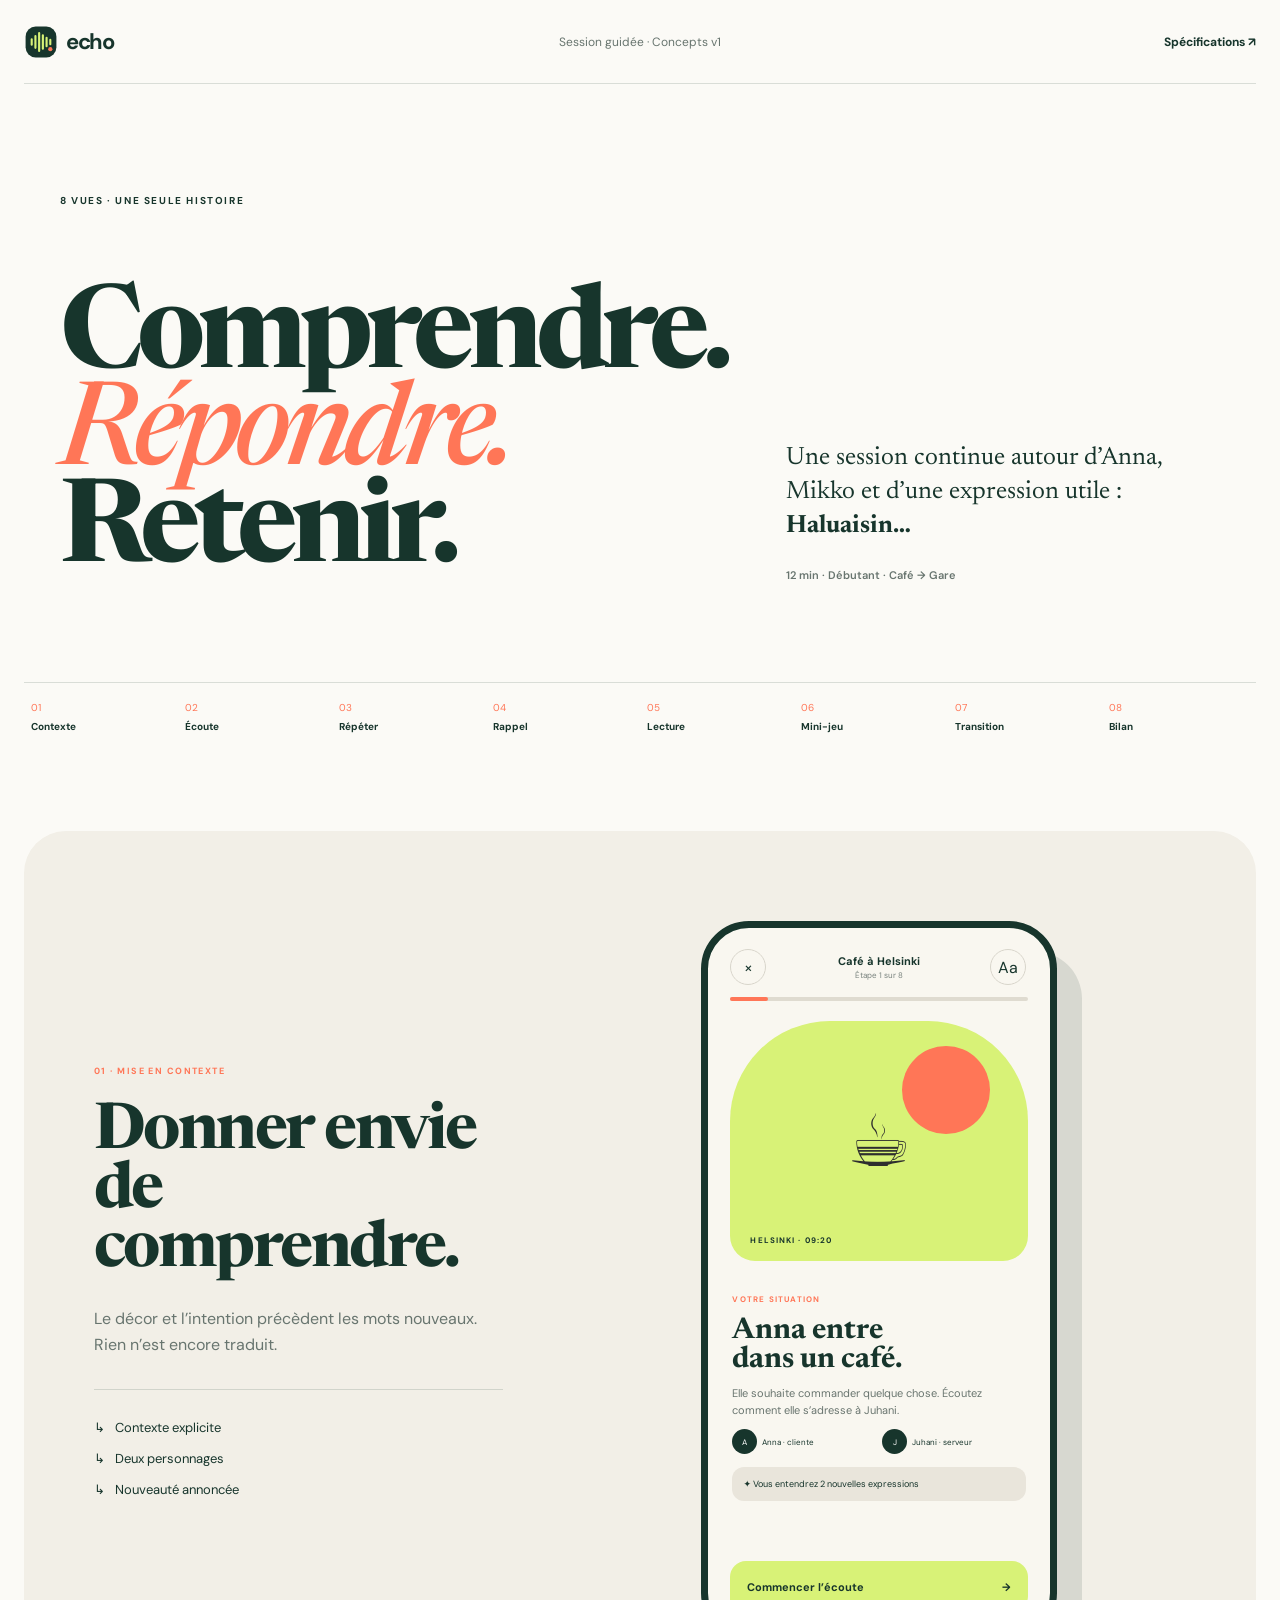
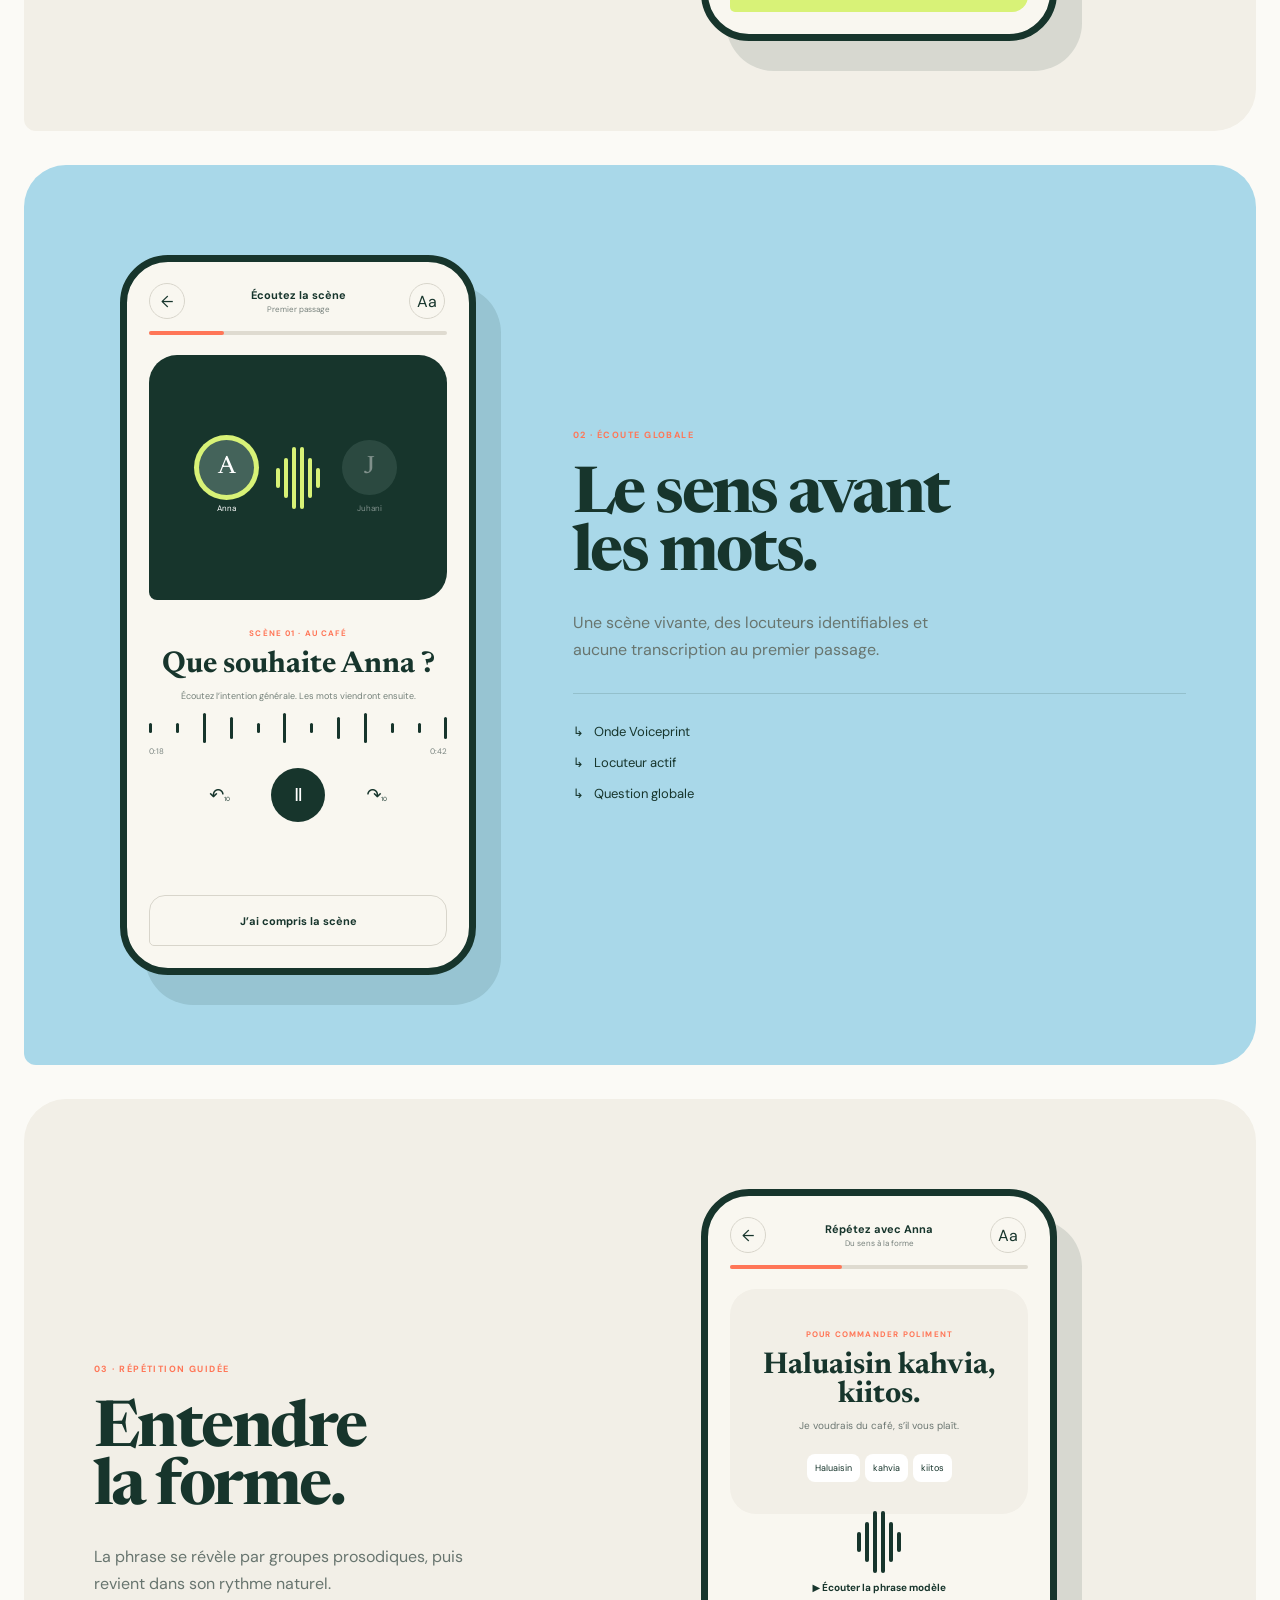
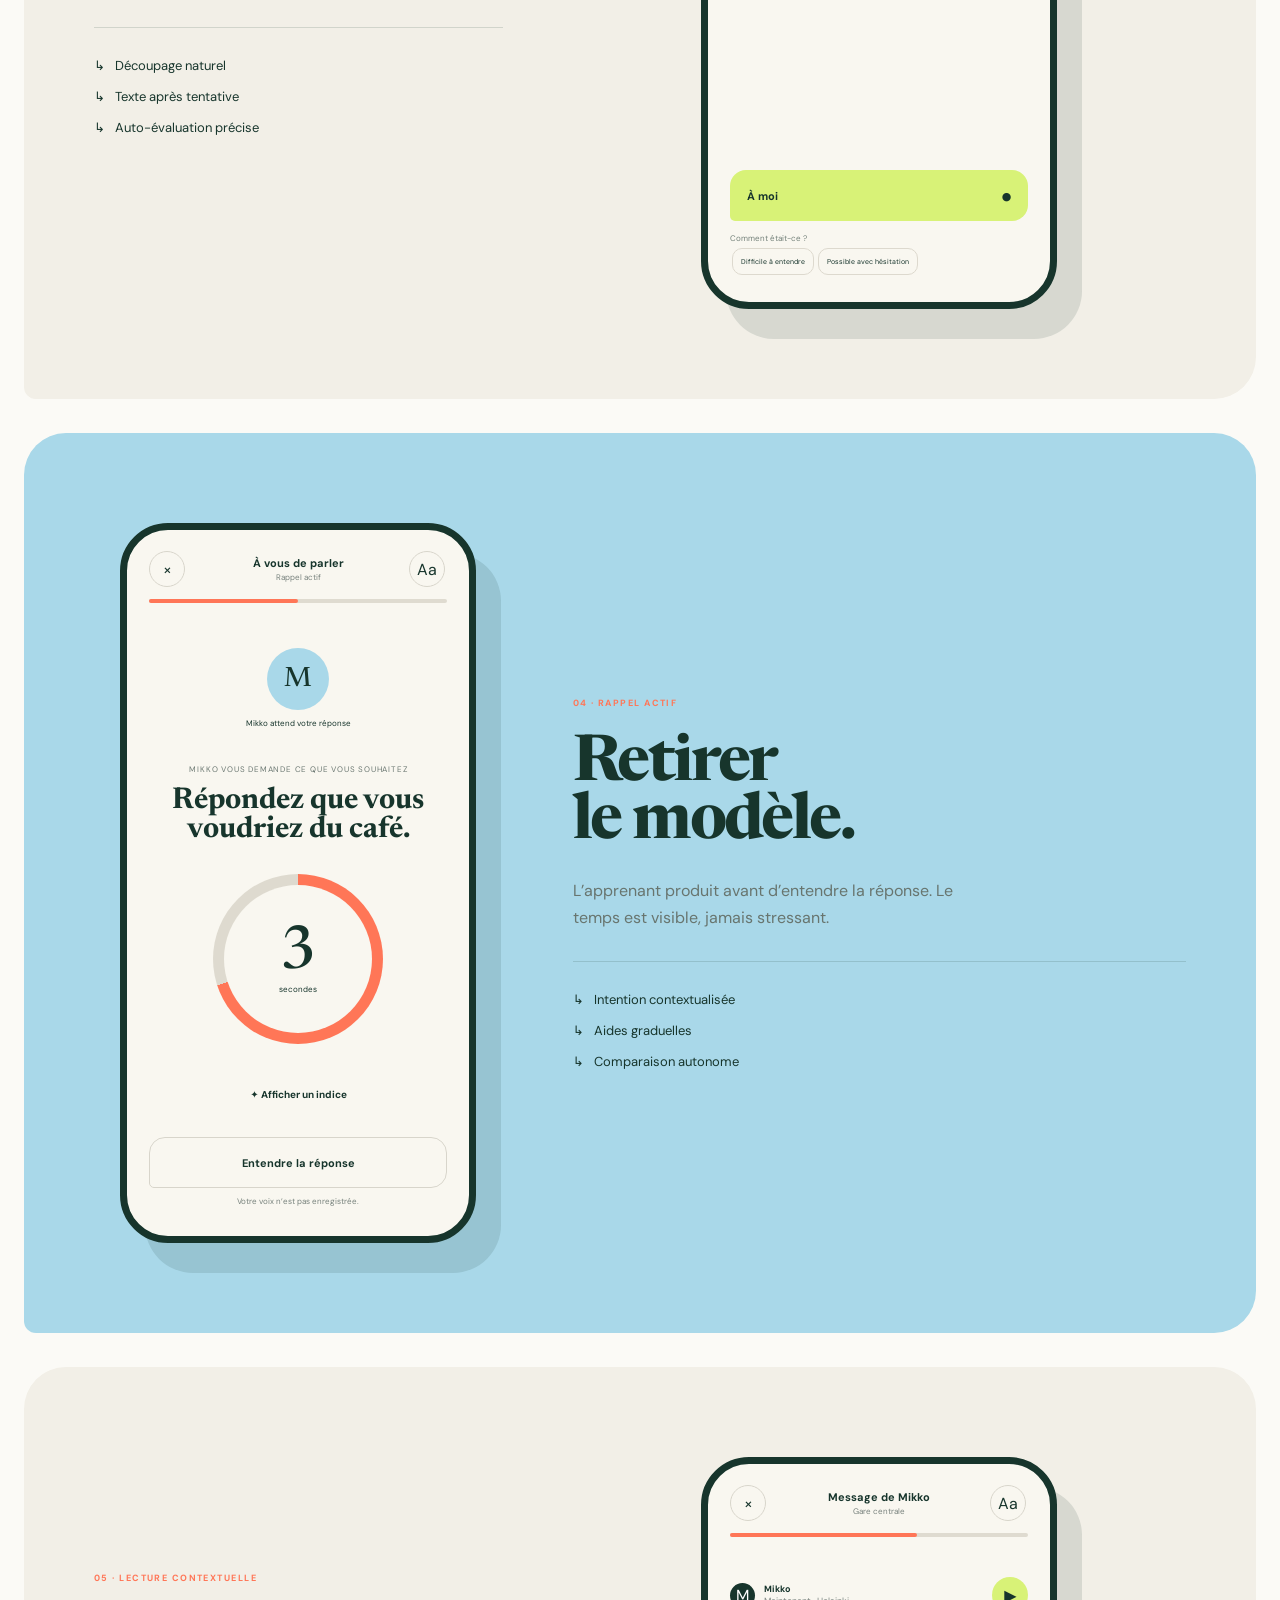
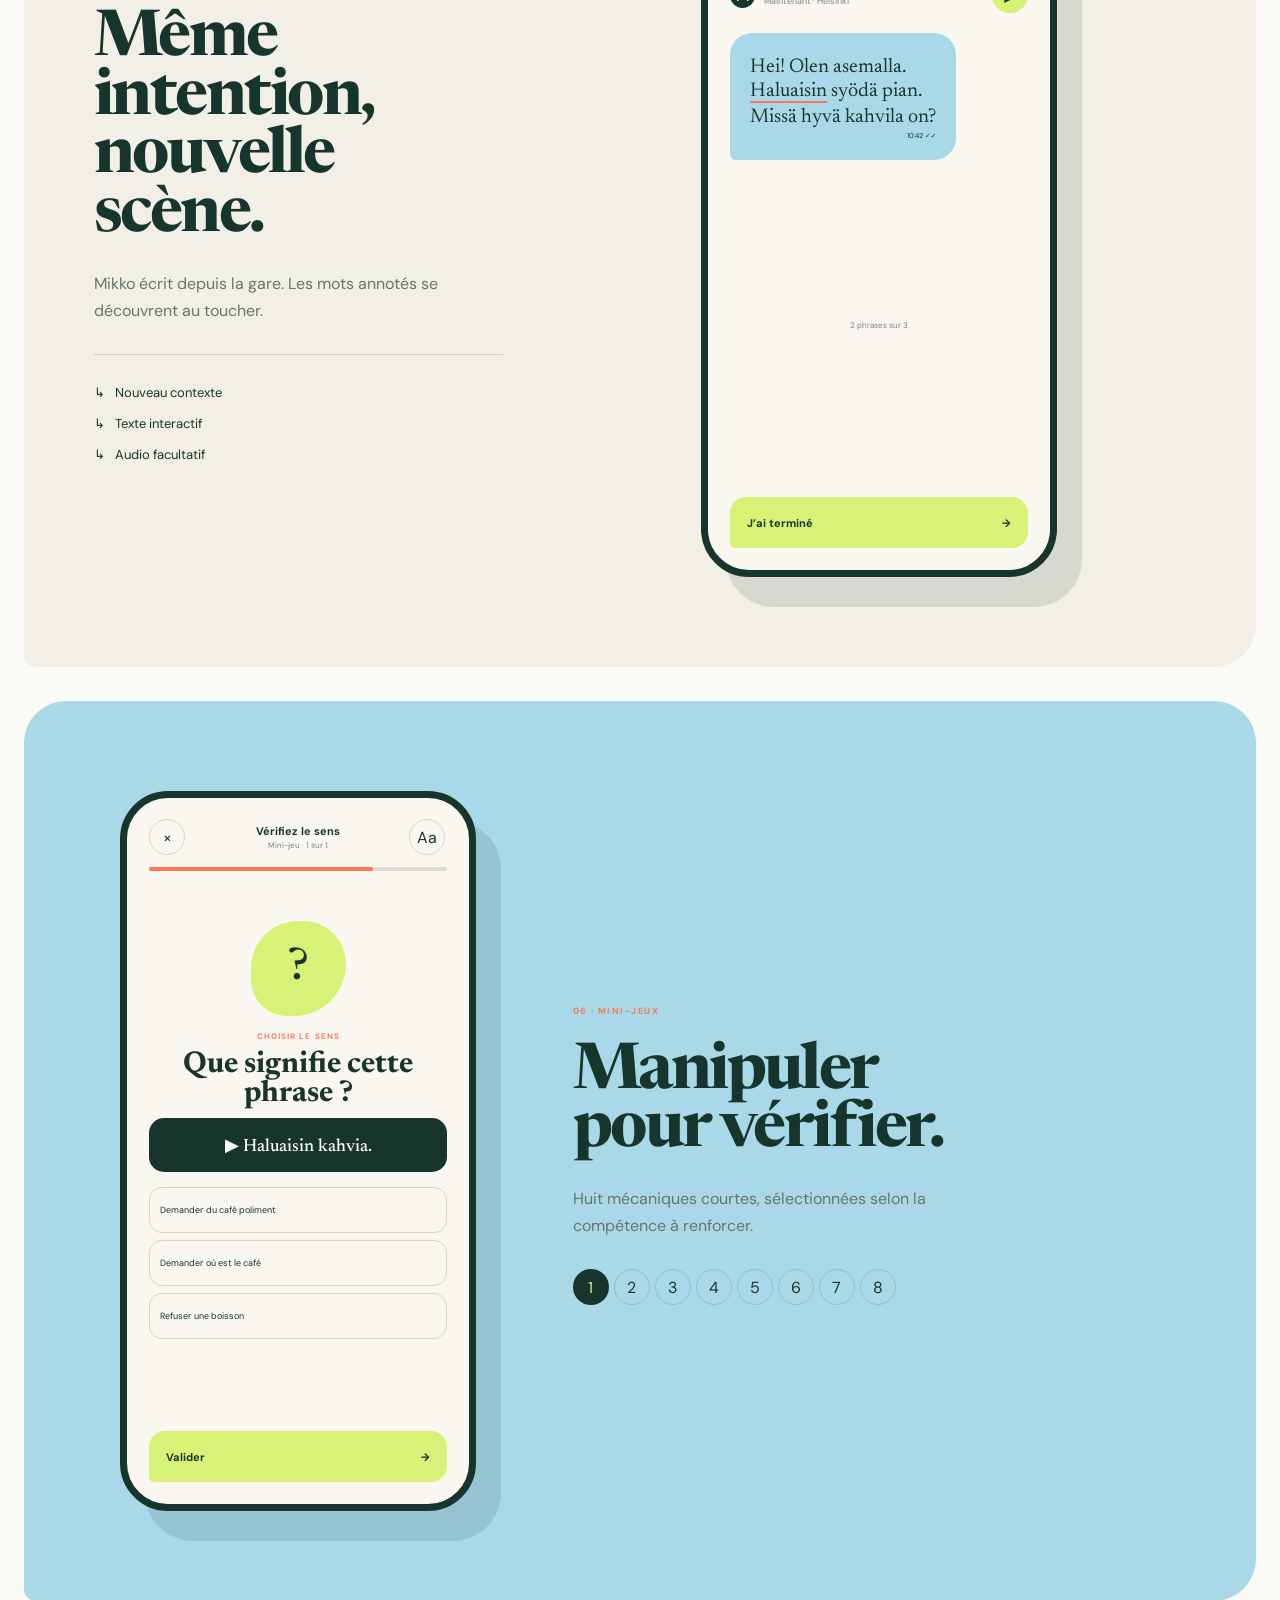
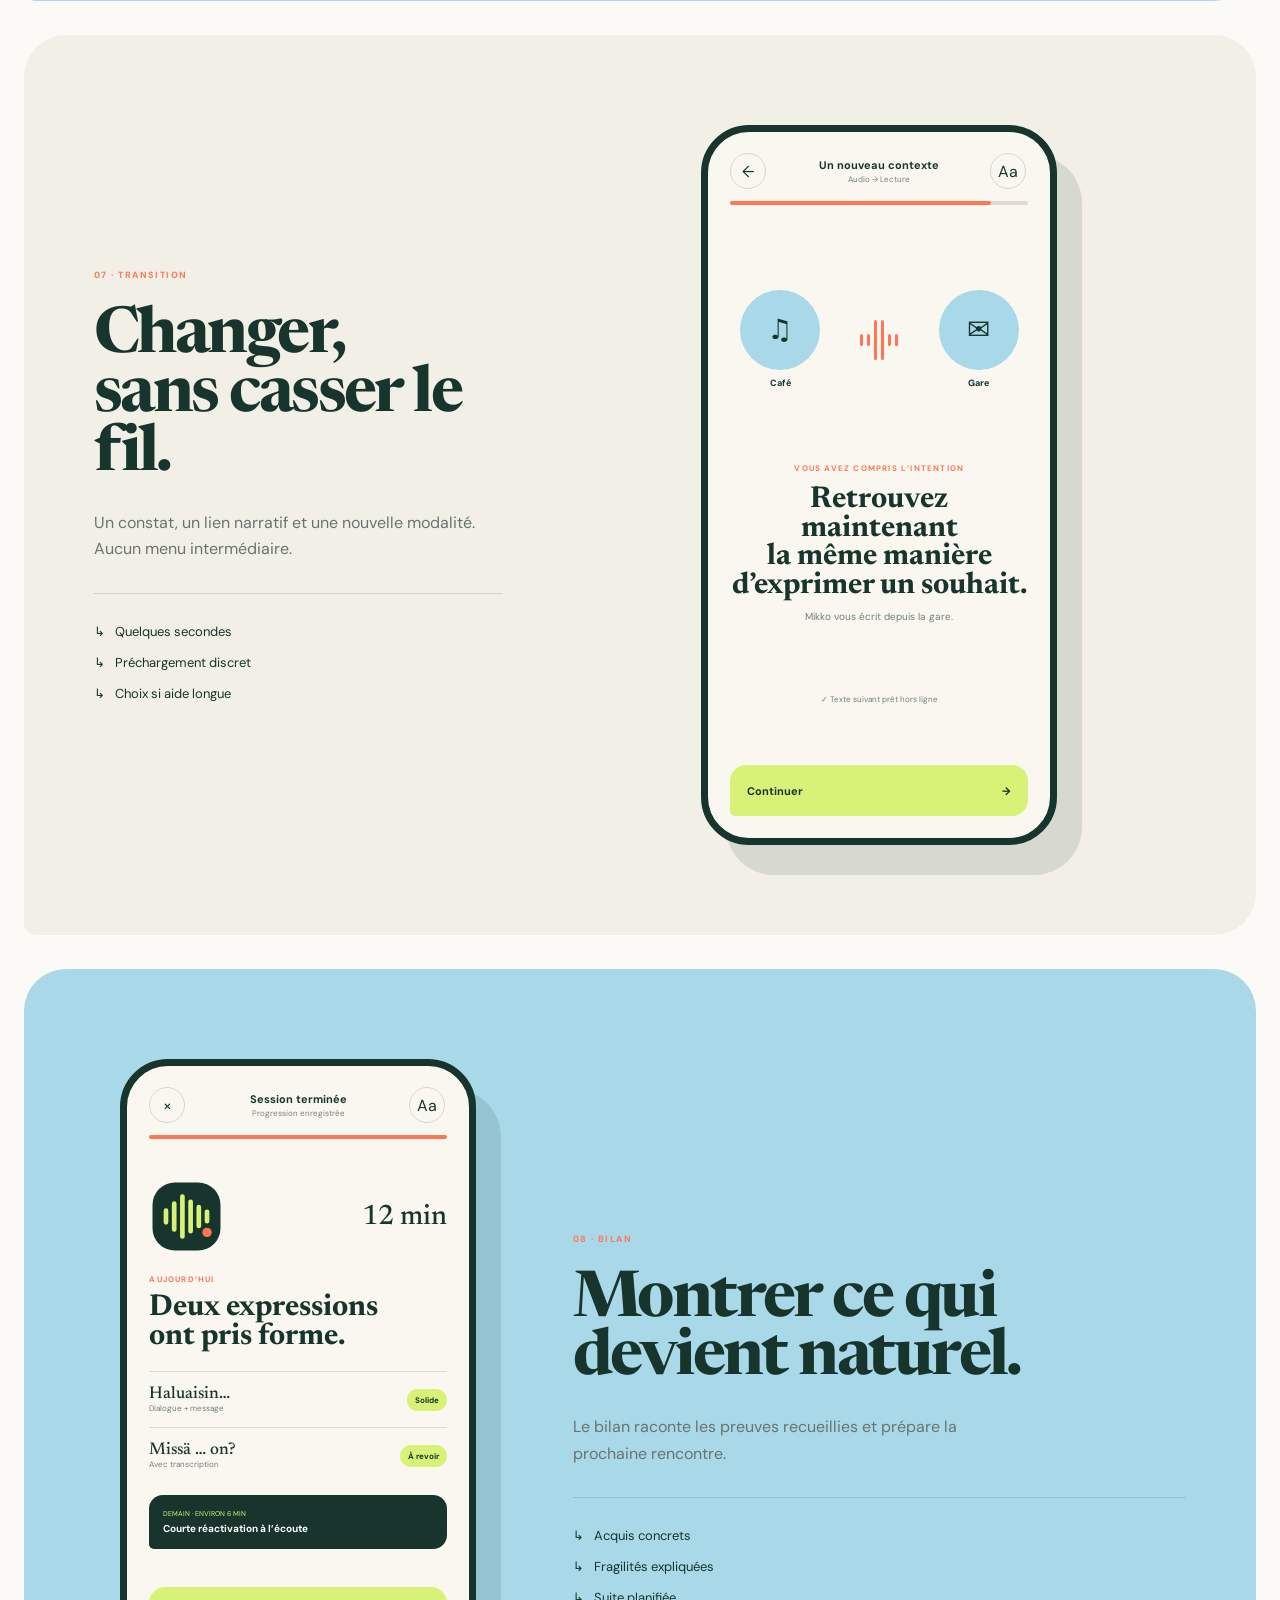
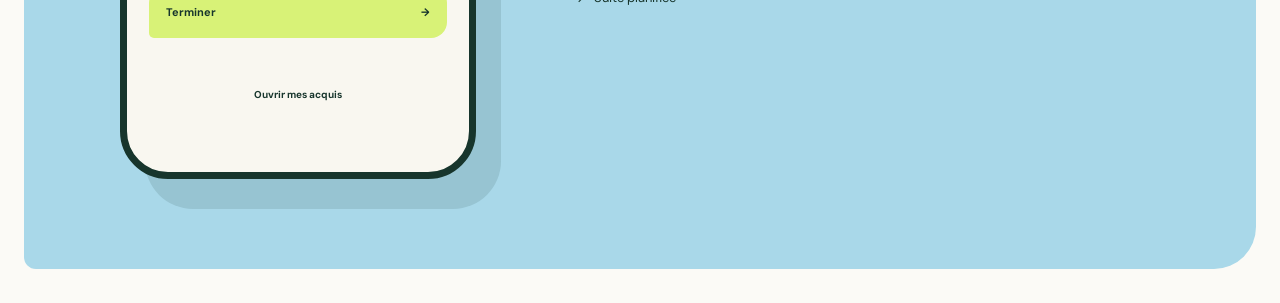
<file: app/docs/vues/session/concepts/index.html>
<!doctype html>
<html lang="fr">
<head>
  <meta charset="utf-8">
  <meta name="viewport" content="width=device-width,initial-scale=1">
  <title>Echo — Vues conceptuelles de session</title>
  <link rel="preconnect" href="https://fonts.googleapis.com">
  <link rel="preconnect" href="https://fonts.gstatic.com" crossorigin>
  <link href="https://fonts.googleapis.com/css2?family=DM+Sans:wght@400;500;600;700&family=Newsreader:opsz,wght@6..72,500;6..72,600&display=swap" rel="stylesheet">
  <link rel="stylesheet" href="styles.css">
</head>
<body>
  <a class="skip" href="#screens">Aller aux vues</a>
  <header class="topbar">
    <a class="brand" href="../../../../design-showcase/index.html"><img src="../../../../design-showcase/assets/echo-mark.svg" alt=""><b>echo</b></a>
    <span>Session guidée · Concepts v1</span>
    <a href="../README.md">Spécifications ↗</a>
  </header>
  <main>
    <section class="intro">
      <p>8 VUES · UNE SEULE HISTOIRE</p>
      <h1>Comprendre.<br><em>Répondre.</em><br>Retenir.</h1>
      <div><p>Une session continue autour d’Anna, Mikko et d’une expression utile : <strong>Haluaisin…</strong></p><span>12 min · Débutant · Café → Gare</span></div>
    </section>

    <nav class="journey" aria-label="Étapes de la session">
      <a href="#context">01 <span>Contexte</span></a><a href="#listen">02 <span>Écoute</span></a><a href="#repeat">03 <span>Répéter</span></a><a href="#recall">04 <span>Rappel</span></a><a href="#read">05 <span>Lecture</span></a><a href="#games">06 <span>Mini-jeu</span></a><a href="#transition">07 <span>Transition</span></a><a href="#summary">08 <span>Bilan</span></a>
    </nav>

    <section class="screen-grid" id="screens">
      <article class="concept" id="context">
        <div class="concept-copy"><span>01 · MISE EN CONTEXTE</span><h2>Donner envie<br>de comprendre.</h2><p>Le décor et l’intention précèdent les mots nouveaux. Rien n’est encore traduit.</p><ul><li>Contexte explicite</li><li>Deux personnages</li><li>Nouveauté annoncée</li></ul></div>
        <div class="phone">
          <div class="session-head"><button aria-label="Quitter">×</button><div><b>Café à Helsinki</b><span>Étape 1 sur 8</span></div><button aria-label="Accessibilité">Aa</button></div>
          <div class="step-progress"><i style="--p:12.5%"></i></div>
          <div class="scene cafe"><span class="scene-sun"></span><span class="cup">☕</span><b>HELSINKI · 09:20</b></div>
          <div class="screen-body"><span class="kicker">VOTRE SITUATION</span><h3>Anna entre<br>dans un café.</h3><p>Elle souhaite commander quelque chose. Écoutez comment elle s’adresse à Juhani.</p><div class="people"><span><i>A</i>Anna · cliente</span><span><i>J</i>Juhani · serveur</span></div><div class="notice">✦ Vous entendrez 2 nouvelles expressions</div></div>
          <button class="primary">Commencer l’écoute <span>→</span></button>
        </div>
      </article>

      <article class="concept reverse" id="listen">
        <div class="concept-copy"><span>02 · ÉCOUTE GLOBALE</span><h2>Le sens avant<br>les mots.</h2><p>Une scène vivante, des locuteurs identifiables et aucune transcription au premier passage.</p><ul><li>Onde Voiceprint</li><li>Locuteur actif</li><li>Question globale</li></ul></div>
        <div class="phone listening-phone">
          <div class="session-head"><button aria-label="Retour">←</button><div><b>Écoutez la scène</b><span>Premier passage</span></div><button aria-label="Accessibilité">Aa</button></div>
          <div class="step-progress"><i style="--p:25%"></i></div>
          <div class="speaker-stage"><div class="speaker active"><i>A</i><span>Anna</span></div><div class="voice-bars" aria-label="Anna parle"><i></i><i></i><i></i><i></i><i></i><i></i></div><div class="speaker"><i>J</i><span>Juhani</span></div></div>
          <div class="audio-title"><span>SCÈNE 01 · AU CAFÉ</span><h3>Que souhaite Anna ?</h3><p class="listen-hint">Écoutez l’intention générale. Les mots viendront ensuite.</p></div>
          <div class="wave"><i></i><i></i><i></i><i></i><i></i><i></i><i></i><i></i><i></i><i></i><i></i><i></i></div><div class="audio-time"><span>0:18</span><span>0:42</span></div>
          <div class="audio-controls"><button>↶<small>10</small></button><button class="play-toggle" aria-label="Mettre en pause">Ⅱ</button><button>↷<small>10</small></button></div>
          <button class="secondary comprehension-toggle">J’ai compris la scène</button>
          <div class="quick-question" hidden><b>Où se passe la scène ?</b><button>Dans un café</button><button>Dans une gare</button></div>
        </div>
      </article>

      <article class="concept" id="repeat">
        <div class="concept-copy"><span>03 · RÉPÉTITION GUIDÉE</span><h2>Entendre<br>la forme.</h2><p>La phrase se révèle par groupes prosodiques, puis revient dans son rythme naturel.</p><ul><li>Découpage naturel</li><li>Texte après tentative</li><li>Auto-évaluation précise</li></ul></div>
        <div class="phone">
          <div class="session-head"><button>←</button><div><b>Répétez avec Anna</b><span>Du sens à la forme</span></div><button>Aa</button></div><div class="step-progress"><i style="--p:37.5%"></i></div>
          <div class="phrase-stage"><span>POUR COMMANDER POLIMENT</span><h3>Haluaisin kahvia,<br>kiitos.</h3><p>Je voudrais du café, s’il vous plaît.</p><div class="chunks"><button>Haluaisin</button><button>kahvia</button><button>kiitos</button></div></div>
          <div class="mini-wave"><i></i><i></i><i></i><i></i><i></i><i></i></div>
          <button class="listen-model">▶ Écouter la phrase modèle</button>
          <button class="primary response-button">À moi <span>●</span></button>
          <div class="ratings"><span>Comment était-ce ?</span><button>Difficile à entendre</button><button>Possible avec hésitation</button></div>
        </div>
      </article>

      <article class="concept reverse" id="recall">
        <div class="concept-copy"><span>04 · RAPPEL ACTIF</span><h2>Retirer<br>le modèle.</h2><p>L’apprenant produit avant d’entendre la réponse. Le temps est visible, jamais stressant.</p><ul><li>Intention contextualisée</li><li>Aides graduelles</li><li>Comparaison autonome</li></ul></div>
        <div class="phone recall-phone">
          <div class="session-head"><button>×</button><div><b>À vous de parler</b><span>Rappel actif</span></div><button>Aa</button></div><div class="step-progress"><i style="--p:50%"></i></div>
          <div class="waiting-person"><i>M</i><span>Mikko attend votre réponse</span></div>
          <div class="prompt"><span>MIKKO VOUS DEMANDE CE QUE VOUS SOUHAITEZ</span><h3>Répondez que vous<br>voudriez du café.</h3></div>
          <div class="countdown"><div><span>3</span><small>secondes</small></div></div>
          <button class="hint">✦ Afficher un indice</button>
          <button class="secondary">Entendre la réponse</button>
          <p class="privacy">Votre voix n’est pas enregistrée.</p>
        </div>
      </article>

      <article class="concept" id="read">
        <div class="concept-copy"><span>05 · LECTURE CONTEXTUELLE</span><h2>Même intention,<br>nouvelle scène.</h2><p>Mikko écrit depuis la gare. Les mots annotés se découvrent au toucher.</p><ul><li>Nouveau contexte</li><li>Texte interactif</li><li>Audio facultatif</li></ul></div>
        <div class="phone reading-phone">
          <div class="session-head"><button>×</button><div><b>Message de Mikko</b><span>Gare centrale</span></div><button>Aa</button></div><div class="step-progress"><i style="--p:62.5%"></i></div>
          <div class="message-context"><i>M</i><div><b>Mikko</b><span>Maintenant · Helsinki</span></div><button>▶</button></div>
          <div class="message"><p>Hei! Olen asemalla.</p><p><button class="word">Haluaisin</button> syödä pian.</p><p>Missä hyvä kahvila on?</p><span>10:42 ✓✓</span></div>
          <div class="word-sheet" hidden><span>CONSTRUCTION</span><h3>Haluaisin…</h3><b>Je voudrais…</b><p>Phrase : « Je voudrais manger bientôt. »</p></div>
          <p class="reading-progress">2 phrases sur 3</p><button class="primary">J’ai terminé <span>→</span></button>
        </div>
      </article>

      <article class="concept reverse" id="games">
        <div class="concept-copy"><span>06 · MINI-JEUX</span><h2>Manipuler<br>pour vérifier.</h2><p>Huit mécaniques courtes, sélectionnées selon la compétence à renforcer.</p><div class="game-tabs" aria-label="Choisir un mini-jeu"><button class="active" data-game="0">1</button><button data-game="1">2</button><button data-game="2">3</button><button data-game="3">4</button><button data-game="4">5</button><button data-game="5">6</button><button data-game="6">7</button><button data-game="7">8</button></div></div>
        <div class="phone game-phone">
          <div class="session-head"><button>×</button><div><b>Vérifiez le sens</b><span>Mini-jeu · 1 sur 1</span></div><button>Aa</button></div><div class="step-progress"><i style="--p:75%"></i></div>
          <div class="game-icon">?</div><span class="game-kind">CHOISIR LE SENS</span><h3 class="game-title">Que signifie cette phrase ?</h3><button class="game-audio">▶ Haluaisin kahvia.</button>
          <div class="answers"><button>Demander du café poliment</button><button>Demander où est le café</button><button>Refuser une boisson</button></div>
          <button class="primary validate-game">Valider <span>→</span></button>
        </div>
      </article>

      <article class="concept" id="transition">
        <div class="concept-copy"><span>07 · TRANSITION</span><h2>Changer,<br>sans casser le fil.</h2><p>Un constat, un lien narratif et une nouvelle modalité. Aucun menu intermédiaire.</p><ul><li>Quelques secondes</li><li>Préchargement discret</li><li>Choix si aide longue</li></ul></div>
        <div class="phone transition-phone">
          <div class="session-head"><button>←</button><div><b>Un nouveau contexte</b><span>Audio → Lecture</span></div><button>Aa</button></div><div class="step-progress"><i style="--p:87.5%"></i></div>
          <div class="mode-change"><div><span>♫</span><b>Café</b></div><div class="bridge"><i></i><i></i><i></i><i></i><i></i><i></i></div><div><span>✉</span><b>Gare</b></div></div>
          <div class="transition-copy"><span>VOUS AVEZ COMPRIS L’INTENTION</span><h3>Retrouvez maintenant<br>la même manière<br>d’exprimer un souhait.</h3><p>Mikko vous écrit depuis la gare.</p></div><div class="download">✓ Texte suivant prêt hors ligne</div><button class="primary">Continuer <span>→</span></button>
        </div>
      </article>

      <article class="concept reverse" id="summary">
        <div class="concept-copy"><span>08 · BILAN</span><h2>Montrer ce qui<br>devient naturel.</h2><p>Le bilan raconte les preuves recueillies et prépare la prochaine rencontre.</p><ul><li>Acquis concrets</li><li>Fragilités expliquées</li><li>Suite planifiée</li></ul></div>
        <div class="phone summary-phone">
          <div class="session-head"><button>×</button><div><b>Session terminée</b><span>Progression enregistrée</span></div><button>Aa</button></div><div class="step-progress"><i style="--p:100%"></i></div>
          <div class="success-mark"><img src="../../../../design-showcase/assets/echo-mark.svg" alt=""><span>12 min</span></div><span class="kicker">AUJOURD’HUI</span><h3>Deux expressions<br>ont pris forme.</h3>
          <div class="unit"><div><b>Haluaisin…</b><span>Dialogue + message</span></div><strong>Solide</strong></div><div class="unit"><div><b>Missä … on?</b><span>Avec transcription</span></div><strong>À revoir</strong></div>
          <div class="tomorrow"><span>DEMAIN · ENVIRON 6 MIN</span><b>Courte réactivation à l’écoute</b></div><button class="primary">Terminer <span>→</span></button><button class="text-action">Ouvrir mes acquis</button>
        </div>
      </article>
    </section>
  </main>
  <script src="app.js"></script>
</body>
</html>
</file>
<file: app/docs/vues/session/concepts/styles.css>
:root{--pine:#17352c;--lichen:#d8f277;--clay:#ff7657;--sky:#a9d8e9;--oat:#f2efe7;--paper:#fbfaf6;--muted:#68756f;--line:rgba(23,53,44,.15);--display:"Newsreader",Georgia,serif;--sans:"DM Sans",system-ui,sans-serif}*{box-sizing:border-box}html{scroll-behavior:smooth;overflow-x:clip}body{margin:0;background:var(--paper);color:var(--pine);font-family:var(--sans)}button,a{font:inherit;color:inherit}button{cursor:pointer}a{text-decoration:none}.skip{position:absolute;top:-60px}.skip:focus{top:10px}.topbar{width:min(1240px,calc(100% - 48px));height:84px;margin:auto;display:grid;grid-template-columns:1fr auto 1fr;align-items:center;border-bottom:1px solid var(--line);font-size:12px}.topbar>a:last-child{text-align:right;font-weight:700}.brand{display:flex;align-items:center;gap:8px}.brand img{width:34px}.brand b{font-size:22px;letter-spacing:-.06em}.topbar>span{color:var(--muted)}.intro{width:min(1160px,calc(100% - 48px));padding:100px 0;margin:auto;display:grid;grid-template-columns:1.1fr .9fr;align-items:end;gap:60px}.intro>p{grid-column:1/-1;font-size:10px;letter-spacing:.16em;font-weight:700}.intro h1{font-family:var(--display);font-size:clamp(70px,9vw,120px);line-height:.84;letter-spacing:-.06em;margin:15px 0 0}.intro h1 em{color:var(--clay);font-weight:500}.intro>div{font-family:var(--display);font-size:25px;line-height:1.35}.intro>div span{display:block;margin-top:20px;font:600 11px var(--sans);color:var(--muted)}.journey{width:min(1240px,calc(100% - 48px));margin:0 auto 80px;display:grid;grid-template-columns:repeat(8,1fr);border-top:1px solid var(--line)}.journey a{padding:18px 7px;font-size:10px;color:var(--clay)}.journey span{display:block;color:var(--pine);font-weight:700;margin-top:6px}.screen-grid{width:min(1240px,calc(100% - 48px));margin:auto}.concept{min-height:850px;padding:90px 70px;margin-bottom:34px;border-radius:42px 42px 42px 12px;background:var(--oat);display:grid;grid-template-columns:.8fr 1.2fr;gap:70px;align-items:center;overflow:hidden;position:relative}.concept:nth-child(2n){background:var(--sky)}.concept.reverse .concept-copy{order:2}.concept-copy>span{font-size:9px;letter-spacing:.16em;font-weight:700;color:var(--clay)}.concept-copy h2{font-family:var(--display);font-size:clamp(48px,5vw,72px);line-height:.92;letter-spacing:-.04em;margin:25px 0}.concept-copy>p{color:var(--muted);line-height:1.65;max-width:390px}.concept-copy ul{list-style:none;padding:22px 0 0;margin:30px 0 0;border-top:1px solid var(--line)}.concept-copy li{padding:7px 0;font-size:13px}.concept-copy li::before{content:"↳";margin-right:10px}.phone{width:356px;height:720px;margin:auto;border:7px solid var(--pine);border-radius:48px;background:#f9f7f0;color:var(--pine);padding:17px 22px 22px;box-shadow:25px 30px 0 rgba(23,53,44,.12);position:relative;overflow:hidden;display:flex;flex-direction:column}.session-head{height:44px;display:grid;grid-template-columns:38px 1fr 38px;align-items:center;text-align:center}.session-head button{width:36px;height:36px;border:1px solid #d8d5cb;background:transparent;border-radius:50%}.session-head b,.session-head span{display:block}.session-head b{font-size:11px}.session-head span{font-size:8px;color:#78827d;margin-top:2px}.step-progress{height:4px;background:#dfdbd0;margin:8px 0 20px;border-radius:9px}.step-progress i{display:block;width:var(--p);height:100%;background:var(--clay);border-radius:inherit;transition:width .3s}.scene{height:240px;border-radius:100px 100px 25px 25px;background:var(--lichen);position:relative;display:grid;place-items:center;overflow:hidden}.scene-sun{position:absolute;width:88px;height:88px;border-radius:50%;background:var(--clay);top:25px;right:38px}.scene .cup{font-size:72px;position:relative;filter:grayscale(1)}.scene>b{position:absolute;left:20px;bottom:16px;font-size:8px;letter-spacing:.14em}.screen-body{padding:25px 2px 0}.kicker,.phrase-stage>span,.transition-copy>span{font-size:8px;letter-spacing:.15em;font-weight:700;color:var(--clay)}.screen-body h3,.audio-title h3,.phrase-stage h3,.prompt h3,.game-phone>h3,.transition-copy h3,.summary-phone>h3{font-family:var(--display);font-size:30px;line-height:.95;margin:10px 0}.screen-body p{font-size:11px;line-height:1.5;color:#69756f}.people{display:grid;grid-template-columns:1fr 1fr;gap:6px}.people span{font-size:8px;display:flex;align-items:center;gap:5px}.people i,.message-context>i{width:25px;height:25px;border-radius:50%;background:var(--pine);color:#fff;display:grid;place-items:center;font-style:normal}.notice{font-size:9px;background:#e9e5db;padding:11px;border-radius:12px;margin-top:13px}.primary,.secondary{min-height:51px;border:0;border-radius:16px 16px 16px 5px;padding:0 17px;font-weight:700;font-size:11px;margin-top:auto;display:flex;align-items:center;justify-content:space-between}.primary{background:var(--lichen)}.secondary{background:transparent;border:1px solid #d8d5cb;justify-content:center}.speaker-stage{height:245px;background:var(--pine);border-radius:28px 28px 28px 8px;display:flex;align-items:center;justify-content:center;gap:22px}.speaker{opacity:.45;text-align:center;color:#fff}.speaker i{width:55px;height:55px;border-radius:50%;background:#44635a;display:grid;place-items:center;font:500 25px var(--display)}.speaker span{font-size:8px}.speaker.active{opacity:1}.speaker.active i{box-shadow:0 0 0 5px var(--lichen)}.voice-bars,.mini-wave,.bridge{display:flex;align-items:center;gap:4px}.voice-bars i,.mini-wave i,.bridge i{width:4px;height:var(--h,20px);border-radius:99px;background:var(--lichen);animation:bars 1s ease-in-out infinite alternate}.voice-bars i:nth-child(2),.voice-bars i:nth-child(5),.mini-wave i:nth-child(2),.mini-wave i:nth-child(5){--h:40px}.voice-bars i:nth-child(3),.voice-bars i:nth-child(4),.mini-wave i:nth-child(3),.mini-wave i:nth-child(4){--h:62px}.audio-title{text-align:center;padding-top:20px}.audio-title>span{font-size:8px;color:var(--clay);letter-spacing:.14em;font-weight:700}.listen-hint{font-size:9px;color:#748079}.wave{height:35px;display:flex;align-items:center;justify-content:space-between}.wave i{width:3px;height:var(--w,10px);background:var(--pine);border-radius:5px}.wave i:nth-child(3n){--w:30px}.wave i:nth-child(4n){--w:22px}.audio-time{display:flex;justify-content:space-between;font-size:8px;color:#7b8580}.audio-controls{display:flex;justify-content:center;align-items:center;gap:35px;margin:12px 0}.audio-controls button{border:0;background:transparent;position:relative;font-size:18px}.audio-controls small{font-size:6px}.audio-controls .play-toggle{width:54px;height:54px;border-radius:50%;background:var(--pine);color:#fff}.quick-question{position:absolute;inset:180px 18px 18px;background:#f9f7f0;border-radius:25px;padding:28px;box-shadow:0 15px 50px rgba(23,53,44,.2)}.quick-question b{font:500 25px var(--display);display:block;margin-bottom:20px}.quick-question button{width:100%;padding:13px;margin:5px 0;border:1px solid #d8d5cb;background:transparent;border-radius:12px}.phrase-stage{text-align:center;background:var(--oat);padding:32px 15px;border-radius:26px}.phrase-stage p{font-size:10px;color:#6c7772}.chunks{display:flex;justify-content:center;gap:5px;margin-top:22px}.chunks button{border:0;background:#fff;padding:8px;border-radius:8px;font-size:9px}.mini-wave{height:55px;justify-content:center}.mini-wave i{background:var(--pine)}.listen-model,.hint,.text-action{border:0;background:transparent;font-size:10px;font-weight:700;padding:12px}.ratings{margin-top:12px}.ratings>span{font-size:8px;color:#738079;display:block}.ratings button{border:1px solid #ddd9ce;background:transparent;border-radius:10px;padding:8px;margin:5px 2px;font-size:7px}.waiting-person{text-align:center;margin:25px 0}.waiting-person i{width:62px;height:62px;border-radius:50%;background:var(--sky);display:grid;place-items:center;margin:auto;font:500 28px var(--display)}.waiting-person span{font-size:8px}.prompt{text-align:center}.prompt>span{font-size:8px;letter-spacing:.1em;color:#6e7a74}.countdown{width:170px;height:170px;margin:20px auto;border-radius:50%;background:conic-gradient(var(--clay) 70%,#dedacf 70%);padding:11px}.countdown>div{height:100%;border-radius:50%;background:#f9f7f0;display:grid;place-content:center;text-align:center}.countdown span{font:500 60px var(--display)}.countdown small{font-size:8px}.hint{margin:auto}.privacy{text-align:center;font-size:8px;color:#77827c}.message-context{display:flex;align-items:center;gap:9px;margin:20px 0}.message-context>div{flex:1}.message-context b,.message-context span{display:block;font-size:9px}.message-context span{color:#7d8782}.message-context button{border:0;background:var(--lichen);width:36px;height:36px;border-radius:50%}.message{background:var(--sky);align-self:flex-start;padding:20px;border-radius:22px 22px 22px 6px;font-family:var(--display);font-size:20px}.message p{margin:4px 0}.message .word{font:inherit;border:0;border-bottom:2px solid var(--clay);background:transparent;padding:0}.message>span{display:block;text-align:right;font:400 7px var(--sans)}.word-sheet{position:absolute;left:18px;right:18px;bottom:18px;background:#fff;border-radius:24px;padding:25px;box-shadow:0 10px 40px rgba(23,53,44,.2);z-index:2}.word-sheet span{font-size:8px;color:var(--clay)}.word-sheet h3{font:500 30px var(--display);margin:10px 0}.word-sheet p{font-size:10px}.reading-progress{text-align:center;font-size:8px;color:#78837d;margin-top:auto}.game-tabs{display:flex;flex-wrap:wrap;gap:5px;margin-top:30px}.game-tabs button{width:36px;height:36px;border-radius:50%;border:1px solid var(--line);background:transparent}.game-tabs button.active{background:var(--pine);color:var(--lichen)}.game-icon{width:95px;height:95px;border-radius:50% 45% 55% 38%;background:var(--lichen);display:grid;place-items:center;margin:30px auto 15px;font:500 45px var(--display)}.game-kind{display:block;text-align:center;color:var(--clay);font-size:8px;letter-spacing:.13em;font-weight:700}.game-phone>h3{text-align:center}.game-audio{border:0;background:var(--pine);color:#fff;padding:16px;border-radius:15px;width:100%;font:500 18px var(--display)}.answers{display:grid;gap:7px;margin-top:15px}.answers button{min-height:46px;border:1px solid #d8d5cb;background:transparent;border-radius:13px;text-align:left;padding:10px;font-size:9px}.answers button.selected{border-color:var(--pine);background:var(--lichen)}.mode-change{height:230px;display:grid;grid-template-columns:1fr 1fr 1fr;align-items:center}.mode-change>div:not(.bridge){text-align:center}.mode-change span{width:80px;height:80px;border-radius:50%;background:var(--sky);display:grid;place-items:center;margin:auto;font-size:28px}.mode-change b{font-size:9px}.bridge{justify-content:center}.bridge i{background:var(--clay);width:3px;height:var(--h,12px)}.bridge i:nth-child(3),.bridge i:nth-child(4){--h:40px}.transition-copy{text-align:center}.transition-copy p{font-size:10px;color:#718078}.download{text-align:center;margin-top:auto;font-size:8px;color:#708078}.success-mark{display:flex;align-items:center;justify-content:space-between;margin:20px 0}.success-mark img{width:75px}.success-mark span{font:500 28px var(--display)}.summary-phone>h3{margin-bottom:20px}.unit{display:flex;align-items:center;justify-content:space-between;border-top:1px solid #ddd9cf;padding:14px 0}.unit b,.unit span{display:block}.unit b{font:500 17px var(--display)}.unit span{font-size:8px;color:#738079}.unit strong{font-size:8px;background:var(--lichen);padding:6px 8px;border-radius:99px}.tomorrow{background:var(--pine);color:#fff;padding:14px;border-radius:14px 14px 14px 5px;margin-top:12px}.tomorrow span,.tomorrow b{display:block}.tomorrow span{font-size:7px;color:var(--lichen)}.tomorrow b{font-size:10px;margin-top:4px}.text-action{margin:auto}.game-phone.flash .game-icon{animation:success .55s ease}@keyframes bars{to{transform:scaleY(.35)}}@keyframes success{50%{transform:scale(1.12)}}@media(max-width:850px){.concept,.concept.reverse{grid-template-columns:1fr;padding:65px 25px}.concept.reverse .concept-copy{order:0}.journey{grid-template-columns:repeat(4,1fr)}.topbar>span{display:none}.topbar{grid-template-columns:1fr 1fr}.intro{grid-template-columns:1fr}.concept-copy{text-align:center}.concept-copy>p{margin-left:auto;margin-right:auto}.concept-copy ul{text-align:left}.phone{max-width:100%}}@media(max-width:470px){.topbar,.intro,.journey,.screen-grid{width:calc(100% - 24px)}.topbar>a:last-child{font-size:0}.topbar>a:last-child::after{content:"Docs ↗";font-size:11px}.intro h1{font-size:60px}.journey{grid-template-columns:repeat(2,1fr)}.concept{padding:45px 10px;border-radius:28px;margin-bottom:16px}.concept-copy h2{font-size:47px}.phone{width:335px;height:700px;border-radius:42px;padding:15px 18px}.logo-live b{font-size:60px}}@media(prefers-reduced-motion:reduce){*{animation:none!important;scroll-behavior:auto!important}}
</file>
